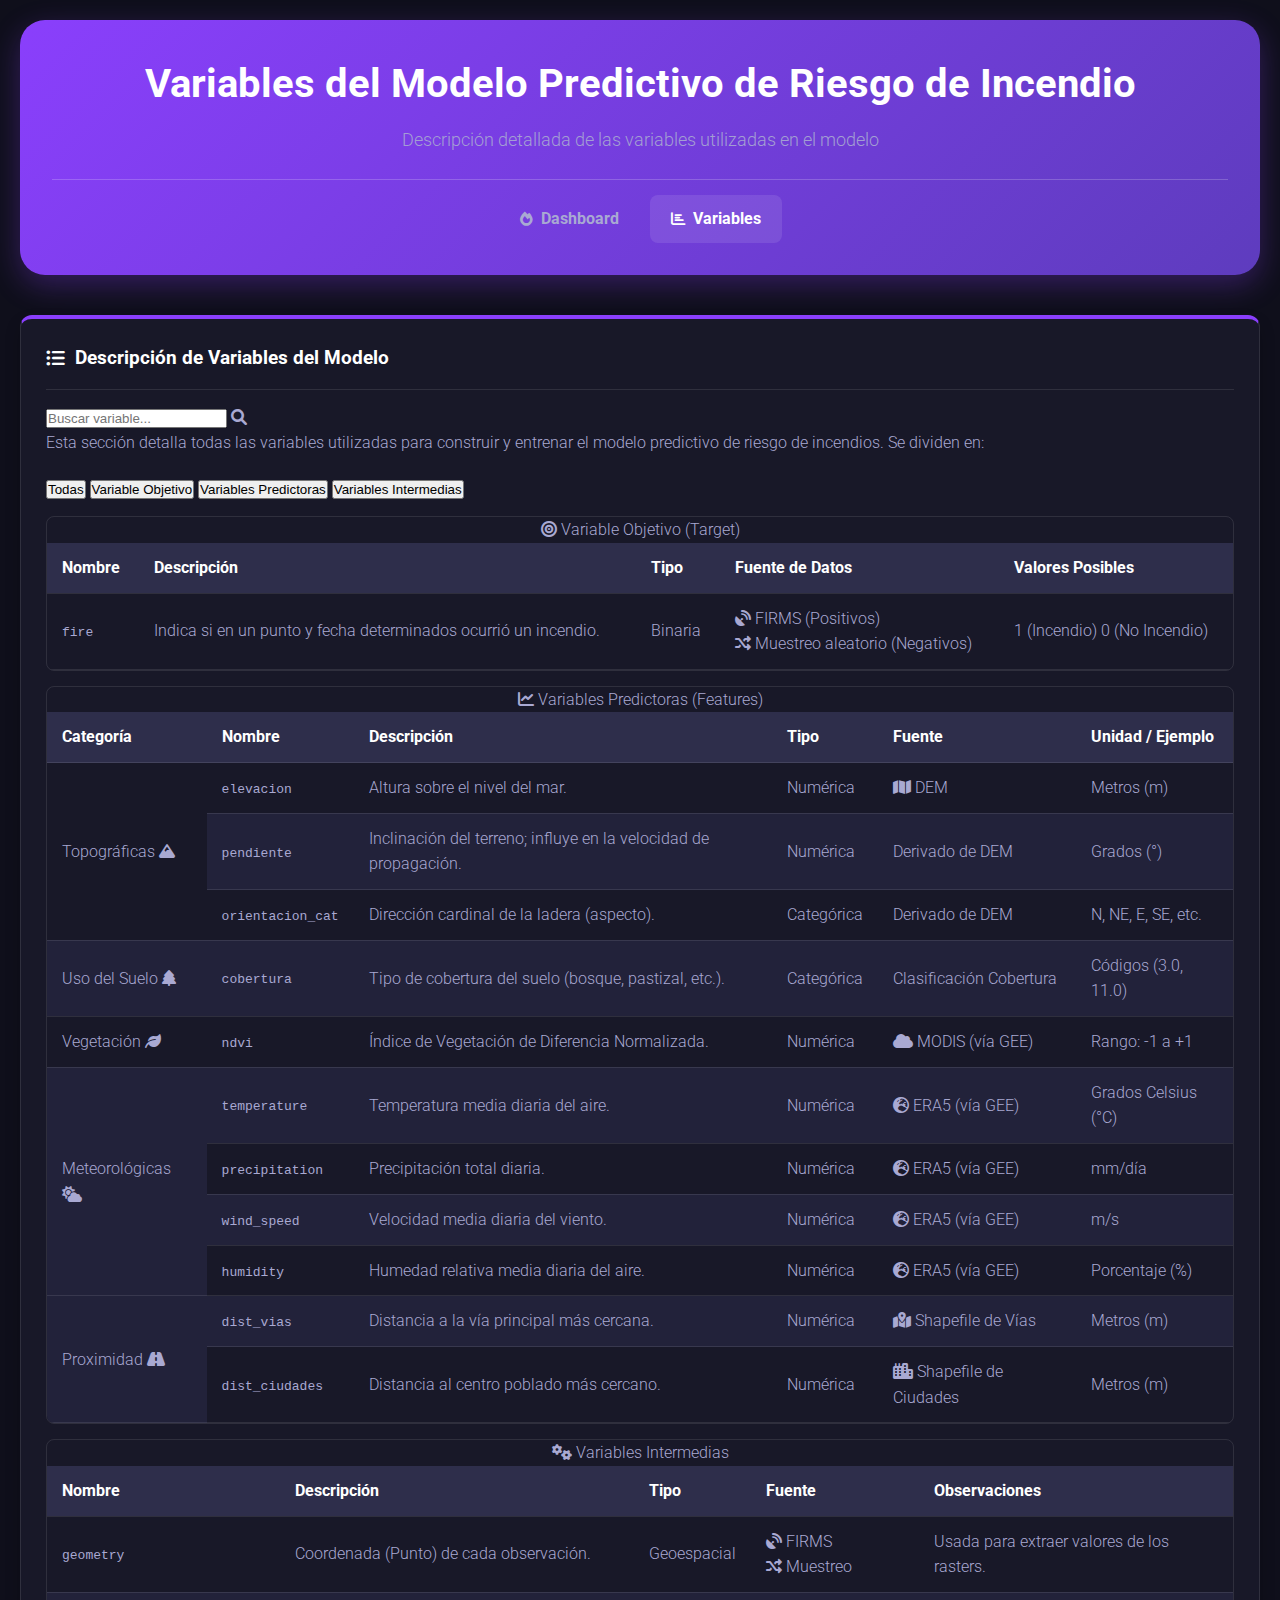
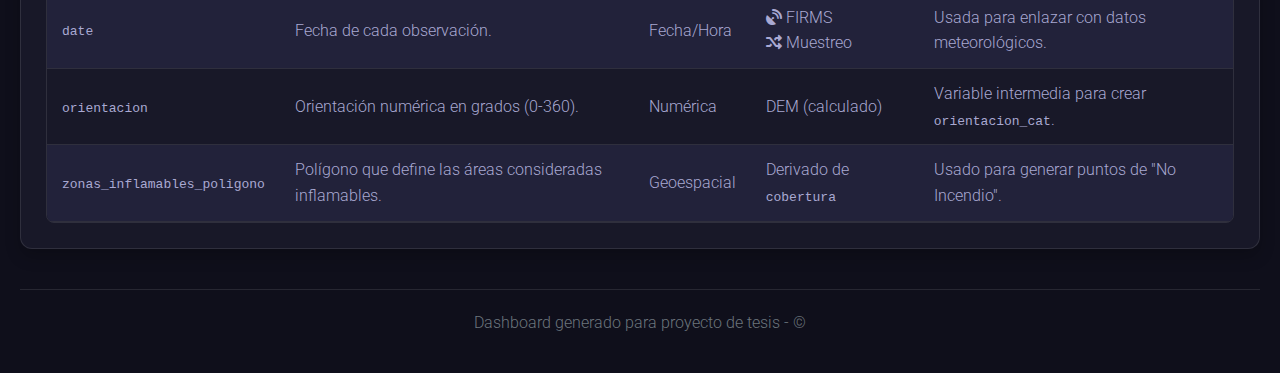
<file: frontend/variables.html>
<!DOCTYPE html>
<html lang="es">
<head>
    <meta charset="UTF-8">
    <meta name="viewport" content="width=device-width, initial-scale=1.0">
    <title>Variables del Modelo - Tesis</title>
    <link rel="stylesheet" href="style/style.css">
    <link rel="preconnect" href="https://fonts.googleapis.com">
    <link rel="preconnect" href="https://fonts.gstatic.com" crossorigin>
    <link href="https://fonts.googleapis.com/css2?family=Roboto:wght@300;400;700&display=swap" rel="stylesheet">
    <link rel="stylesheet" href="https://cdnjs.cloudflare.com/ajax/libs/font-awesome/6.0.0-beta3/css/all.min.css">
</head>
<body>
    <!-- Pantalla de carga -->
    <div id="loading-overlay">
        <div class="loading-spinner">
            <div class="spinner"></div>
            <p>Cargando variables del modelo...</p>
        </div>
    </div>

    <header>
        <h1>Variables del Modelo Predictivo de Riesgo de Incendio</h1>
        <p>Descripción detallada de las variables utilizadas en el modelo</p>
        
        <!-- MENÚ DE NAVEGACIÓN -->
        <nav>
            <ul>
                <li><a href="../index.html"><i class="fas fa-fire"></i> Dashboard</a></li>
                <li><a href="variables.html" class="active"><i class="fas fa-chart-bar"></i> Variables</a></li>
            </ul>
        </nav>
    </header>

    <main class="dashboard">
        <div class="card text-card full-width-card">
            <div class="variable-header">
                <h3><i class="fas fa-list-ul"></i> Descripción de Variables del Modelo</h3>
                <div class="search-box">
                    <input type="text" id="variable-search" placeholder="Buscar variable...">
                    <i class="fas fa-search"></i>
                </div>
            </div>
            
            <p>Esta sección detalla todas las variables utilizadas para construir y entrenar el modelo predictivo de riesgo de incendios. Se dividen en:</p>
            
            <div class="variable-categories">
                <button class="category-btn active" data-category="all">Todas</button>
                <button class="category-btn" data-category="target">Variable Objetivo</button>
                <button class="category-btn" data-category="predictors">Variables Predictoras</button>
                <button class="category-btn" data-category="intermediate">Variables Intermedias</button>
            </div>

            <div class="table-wrapper">
                <table class="report-table" id="target-table">
                    <caption><i class="fas fa-bullseye"></i> Variable Objetivo (Target)</caption>
                    <thead>
                        <tr>
                            <th>Nombre</th>
                            <th>Descripción</th>
                            <th>Tipo</th>
                            <th>Fuente de Datos</th>
                            <th>Valores Posibles</th>
                        </tr>
                    </thead>
                    <tbody>
                        <tr class="variable-row" data-category="target">
                            <td><strong><code>fire</code></strong></td>
                            <td>Indica si en un punto y fecha determinados ocurrió un incendio.</td>
                            <td><span class="badge binary">Binaria</span></td>
                            <td>
                                <div class="source-tag"><i class="fas fa-satellite-dish"></i> FIRMS (Positivos)</div>
                                <div class="source-tag"><i class="fas fa-random"></i> Muestreo aleatorio (Negativos)</div>
                            </td>
                            <td>
                                <span class="value-tag fire">1 (Incendio)</span>
                                <span class="value-tag no-fire">0 (No Incendio)</span>
                            </td>
                        </tr>
                    </tbody>
                </table>
            </div>

            <div class="table-wrapper">
                <table class="report-table" id="predictors-table">
                    <caption><i class="fas fa-chart-line"></i> Variables Predictoras (Features)</caption>
                    <thead>
                        <tr>
                            <th>Categoría</th>
                            <th>Nombre</th>
                            <th>Descripción</th>
                            <th>Tipo</th>
                            <th>Fuente</th>
                            <th>Unidad / Ejemplo</th>
                        </tr>
                    </thead>
                    <tbody>
                        <tr class="variable-row" data-category="predictors" data-subcategory="topographic">
                            <td rowspan="3" class="subcategory-label">Topográficas <i class="fas fa-mountain"></i></td>
                            <td><code>elevacion</code></td>
                            <td>Altura sobre el nivel del mar.</td>
                            <td><span class="badge numeric">Numérica</span></td>
                            <td><div class="source-tag"><i class="fas fa-map"></i> DEM</div></td>
                            <td>Metros (m)</td>
                        </tr>
                        <tr class="variable-row" data-category="predictors" data-subcategory="topographic">
                            <td><code>pendiente</code></td>
                            <td>Inclinación del terreno; influye en la velocidad de propagación.</td>
                            <td><span class="badge numeric">Numérica</span></td>
                            <td><div class="source-tag">Derivado de DEM</div></td>
                            <td>Grados (°)</td>
                        </tr>
                        <tr class="variable-row" data-category="predictors" data-subcategory="topographic">
                            <td><code>orientacion_cat</code></td>
                            <td>Dirección cardinal de la ladera (aspecto).</td>
                            <td><span class="badge categorical">Categórica</span></td>
                            <td><div class="source-tag">Derivado de DEM</div></td>
                            <td>N, NE, E, SE, etc.</td>
                        </tr>
                        <tr class="variable-row" data-category="predictors" data-subcategory="landuse">
                            <td class="subcategory-label">Uso del Suelo <i class="fas fa-tree"></i></td>
                            <td><code>cobertura</code></td>
                            <td>Tipo de cobertura del suelo (bosque, pastizal, etc.).</td>
                            <td><span class="badge categorical">Categórica</span></td>
                            <td><div class="source-tag">Clasificación Cobertura</div></td>
                            <td>Códigos (3.0, 11.0)</td>
                        </tr>
                        <tr class="variable-row" data-category="predictors" data-subcategory="vegetation">
                            <td class="subcategory-label">Vegetación <i class="fas fa-leaf"></i></td>
                            <td><code>ndvi</code></td>
                            <td>Índice de Vegetación de Diferencia Normalizada.</td>
                            <td><span class="badge numeric">Numérica</span></td>
                            <td><div class="source-tag"><i class="fas fa-cloud"></i> MODIS (vía GEE)</div></td>
                            <td>Rango: -1 a +1</td>
                        </tr>
                        <tr class="variable-row" data-category="predictors" data-subcategory="meteorological">
                            <td rowspan="4" class="subcategory-label">Meteorológicas <i class="fas fa-cloud-sun"></i></td>
                            <td><code>temperature</code></td>
                            <td>Temperatura media diaria del aire.</td>
                            <td><span class="badge numeric">Numérica</span></td>
                            <td><div class="source-tag"><i class="fas fa-globe-europe"></i> ERA5 (vía GEE)</div></td>
                            <td>Grados Celsius (°C)</td>
                        </tr>
                        <tr class="variable-row" data-category="predictors" data-subcategory="meteorological">
                            <td><code>precipitation</code></td>
                            <td>Precipitación total diaria.</td>
                            <td><span class="badge numeric">Numérica</span></td>
                            <td><div class="source-tag"><i class="fas fa-globe-europe"></i> ERA5 (vía GEE)</div></td>
                            <td>mm/día</td>
                        </tr>
                        <tr class="variable-row" data-category="predictors" data-subcategory="meteorological">
                            <td><code>wind_speed</code></td>
                            <td>Velocidad media diaria del viento.</td>
                            <td><span class="badge numeric">Numérica</span></td>
                            <td><div class="source-tag"><i class="fas fa-globe-europe"></i> ERA5 (vía GEE)</div></td>
                            <td>m/s</td>
                        </tr>
                        <tr class="variable-row" data-category="predictors" data-subcategory="meteorological">
                            <td><code>humidity</code></td>
                            <td>Humedad relativa media diaria del aire.</td>
                            <td><span class="badge numeric">Numérica</span></td>
                            <td><div class="source-tag"><i class="fas fa-globe-europe"></i> ERA5 (vía GEE)</div></td>
                            <td>Porcentaje (%)</td>
                        </tr>
                        <tr class="variable-row" data-category="predictors" data-subcategory="proximity">
                            <td rowspan="2" class="subcategory-label">Proximidad <i class="fas fa-road"></i></td>
                            <td><code>dist_vias</code></td>
                            <td>Distancia a la vía principal más cercana.</td>
                            <td><span class="badge numeric">Numérica</span></td>
                            <td><div class="source-tag"><i class="fas fa-map-marked-alt"></i> Shapefile de Vías</div></td>
                            <td>Metros (m)</td>
                        </tr>
                        <tr class="variable-row" data-category="predictors" data-subcategory="proximity">
                            <td><code>dist_ciudades</code></td>
                            <td>Distancia al centro poblado más cercano.</td>
                            <td><span class="badge numeric">Numérica</span></td>
                            <td><div class="source-tag"><i class="fas fa-city"></i> Shapefile de Ciudades</div></td>
                            <td>Metros (m)</td>
                        </tr>
                    </tbody>
                </table>
            </div>

            <div class="table-wrapper">
                <table class="report-table" id="intermediate-table">
                    <caption><i class="fas fa-cogs"></i> Variables Intermedias</caption>
                    <thead>
                        <tr>
                            <th>Nombre</th>
                            <th>Descripción</th>
                            <th>Tipo</th>
                            <th>Fuente</th>
                            <th>Observaciones</th>
                        </tr>
                    </thead>
                    <tbody>
                        <tr class="variable-row" data-category="intermediate">
                            <td><code>geometry</code></td>
                            <td>Coordenada (Punto) de cada observación.</td>
                            <td><span class="badge geospatial">Geoespacial</span></td>
                            <td>
                                <div class="source-tag"><i class="fas fa-satellite-dish"></i> FIRMS</div>
                                <div class="source-tag"><i class="fas fa-random"></i> Muestreo</div>
                            </td>
                            <td>Usada para extraer valores de los rasters.</td>
                        </tr>
                        <tr class="variable-row" data-category="intermediate">
                            <td><code>date</code></td>
                            <td>Fecha de cada observación.</td>
                            <td><span class="badge datetime">Fecha/Hora</span></td>
                            <td>
                                <div class="source-tag"><i class="fas fa-satellite-dish"></i> FIRMS</div>
                                <div class="source-tag"><i class="fas fa-random"></i> Muestreo</div>
                            </td>
                            <td>Usada para enlazar con datos meteorológicos.</td>
                        </tr>
                        <tr class="variable-row" data-category="intermediate">
                            <td><code>orientacion</code></td>
                            <td>Orientación numérica en grados (0-360).</td>
                            <td><span class="badge numeric">Numérica</span></td>
                            <td><div class="source-tag">DEM (calculado)</div></td>
                            <td>Variable intermedia para crear <code>orientacion_cat</code>.</td>
                        </tr>
                        <tr class="variable-row" data-category="intermediate">
                            <td><code>zonas_inflamables_poligono</code></td>
                            <td>Polígono que define las áreas consideradas inflamables.</td>
                            <td><span class="badge geospatial">Geoespacial</span></td>
                            <td><div class="source-tag">Derivado de <code>cobertura</code></div></td>
                            <td>Usado para generar puntos de "No Incendio".</td>
                        </tr>
                    </tbody>
                </table>
            </div>

        </div>
    </main>
    
    <footer>
        <p>Dashboard generado para proyecto de tesis - © <span id="current-year"></span></p>
    </footer>

    <script>
        document.addEventListener('DOMContentLoaded', function() {
            // Ocultar pantalla de carga
            setTimeout(() => {
                document.getElementById('loading-overlay').style.display = 'none';
                document.getElementById('current-year').textContent = new Date().getFullYear();
            }, 800);

            // Filtro de búsqueda
            const searchInput = document.getElementById('variable-search');
            searchInput.addEventListener('input', function() {
                const searchTerm = this.value.toLowerCase();
                const rows = document.querySelectorAll('.variable-row');
                
                rows.forEach(row => {
                    const rowText = row.textContent.toLowerCase();
                    if (rowText.includes(searchTerm)) {
                        row.style.display = '';
                    } else {
                        row.style.display = 'none';
                    }
                });
            });

            // Filtro por categoría
            const categoryButtons = document.querySelectorAll('.category-btn');
            categoryButtons.forEach(button => {
                button.addEventListener('click', function() {
                    categoryButtons.forEach(btn => btn.classList.remove('active'));
                    this.classList.add('active');
                    
                    const category = this.dataset.category;
                    const rows = document.querySelectorAll('.variable-row');
                    
                    rows.forEach(row => {
                        if (category === 'all' || row.dataset.category === category) {
                            row.style.display = '';
                        } else {
                            row.style.display = 'none';
                        }
                    });
                });
            });

            // Resaltar filas al pasar el mouse
            const tableRows = document.querySelectorAll('.report-table tbody tr');
            tableRows.forEach(row => {
                row.addEventListener('mouseenter', function() {
                    this.style.backgroundColor = 'rgba(138, 63, 252, 0.1)';
                });
                
                row.addEventListener('mouseleave', function() {
                    this.style.backgroundColor = '';
                });
            });

            // Copiar nombre de variable al hacer clic
            const variableCells = document.querySelectorAll('td code');
            variableCells.forEach(cell => {
                cell.addEventListener('click', function() {
                    const textToCopy = this.textContent;
                    navigator.clipboard.writeText(textToCopy).then(() => {
                        const originalText = this.textContent;
                        this.textContent = '¡Copiado!';
                        setTimeout(() => {
                            this.textContent = originalText;
                        }, 2000);
                    });
                });
                
                // Indicar que es clickeable
                cell.style.cursor = 'pointer';
                cell.title = 'Haz clic para copiar';
            });
        });
    </script>
</body>
</html>
</file>
<file: frontend/style/style.css>
:root {
   --bg-color: #0f0f1b;
   --card-bg-color: rgba(28, 28, 46, 0.7);
   --text-color: #a9a9d2;
   --header-color: #ffffff;
   --accent-color: #8a3ffc;
   --border-color: rgba(255, 255, 255, 0.1);
   --table-header-bg: #2e2e4b;
   --table-row-even-bg: #22223a;
   --green-accent: #42be65;
   --red-accent: #fa4d56;
   --blue-accent: #4589ff;
}

/* Estilos base */
* {
   box-sizing: border-box;
   margin: 0;
   padding: 0;
}

body {
   font-family: 'Roboto', -apple-system, BlinkMacSystemFont, 'Segoe UI', Helvetica, Arial, sans-serif;
   background-color: var(--bg-color);
   color: var(--text-color);
   padding: 20px;
   font-weight: 300;
   line-height: 1.6;
}

/* Encabezado */
header {
   text-align: center;
   margin-bottom: 40px;
   padding: 2rem;
   border-radius: 25px;
   background: linear-gradient(135deg, var(--accent-color) 0%, #5e3cbe 100%);
   box-shadow: 0 10px 30px rgba(138, 63, 252, 0.3);
}

header h1 {
   color: var(--header-color);
   margin: 0 0 10px 0;
   font-size: 2.5em;
   font-weight: 700;
}

header p {
   font-size: 1.1em;
   opacity: 0.9;
   max-width: 800px;
   margin: 0 auto 20px auto;
}

/* Navegación */
header nav {
   margin-top: 25px;
   border-top: 1px solid rgba(255, 255, 255, 0.2);
   padding-top: 15px;
}

header nav ul {
   list-style: none;
   padding: 0;
   margin: 0;
   display: flex;
   justify-content: center;
   gap: 10px;
   flex-wrap: wrap;
}

header nav a {
   text-decoration: none;
   color: var(--text-color);
   font-weight: 700;
   padding: 10px 20px;
   border-radius: 8px;
   transition: all 0.3s ease;
   border: 1px solid transparent;
   display: flex;
   align-items: center;
   gap: 8px;
}

header nav a:hover,
header nav a.active {
   background-color: rgba(255, 255, 255, 0.1);
   color: var(--header-color);
}

header nav i {
   font-size: 0.9em;
}

/* Sección de introducción */
.intro-section {
   margin-bottom: 30px;
   padding: 20px;
   background: rgba(28, 28, 46, 0.5);
   border-radius: 12px;
   border-left: 4px solid var(--accent-color);
}

.key-metrics {
   display: grid;
   grid-template-columns: repeat(auto-fit, minmax(150px, 1fr));
   gap: 15px;
   margin-bottom: 20px;
}

.metric-card {
   background: rgba(46, 46, 75, 0.7);
   padding: 20px;
   border-radius: 12px;
   text-align: center;
   transition: all 0.3s ease;
   border: 1px solid var(--border-color);
}

.metric-card:hover {
   transform: translateY(-5px);
   background: rgba(46, 46, 75, 0.9);
   box-shadow: 0 10px 20px rgba(0, 0, 0, 0.2);
}

.metric-card i {
   font-size: 2rem;
   color: var(--accent-color);
   margin-bottom: 10px;
}

.metric-card p {
   font-size: 2.5rem;
   margin: 5px 0;
   color: var(--header-color);
   font-weight: 700;
}

.metric-card small {
   color: var(--text-color);
   opacity: 0.8;
   font-size: 0.9rem;
   display: block;
}

.summary-metrics {
   text-align: center;
   padding: 15px;
   background: rgba(46, 46, 75, 0.3);
   border-radius: 8px;
}

.summary-metrics p {
   margin: 8px 0;
   font-size: 1.1em;
}

.summary-metrics span {
   font-weight: 700;
   color: var(--green-accent);
}

/* Dashboard grid */
.dashboard {
   display: grid;
   grid-template-columns: repeat(auto-fit, minmax(min(100%, 500px), 1fr));
   gap: 25px;
   max-width: 1800px;
   margin: 0 auto;
}

/* Tarjetas */
.card {
   background: var(--card-bg-color);
   border: 1px solid var(--border-color);
   border-radius: 12px;
   padding: 25px;
   box-shadow: 0 8px 16px rgba(0, 0, 0, 0.2);
   display: flex;
   flex-direction: column;
   border-top: 4px solid var(--accent-color);
   transition: all 0.3s ease;
}

.card:hover {
   transform: translateY(-5px);
   box-shadow: 0 12px 24px rgba(0, 0, 0, 0.3);
}

.card h3 {
   margin: 0 0 15px 0;
   color: var(--header-color);
   border-bottom: 1px solid var(--border-color);
   padding-bottom: 15px;
   font-weight: 700;
   display: flex;
   align-items: center;
   gap: 10px;
}

.card p {
   margin: 0 0 20px 0;
}

.full-width-card, .text-card {
   grid-column: 1 / -1;
}

/* Contenedores de imágenes y galería */
.image-container{
   padding: 10px;
   border: 1px solid var(--border-color);
   border-radius: 8px;
   background-color: #1c1c2e;
   display: flex;
   align-items: center;
   justify-content: center;
   overflow: hidden;
   min-height: 300px;
}

.image-container img{
   max-width: 100%;
   height: auto;
   display: block;
}

.zoomable {
   cursor: zoom-in;
}
.gallery-viewer {
    /* Define un ancho máximo para que el visor no sea excesivamente grande.
       ¡Puedes ajustar este valor a tu gusto! (ej. 700px, 900px) */
    max-width: 500px;
    
    /* Centra el visor horizontalmente dentro de la tarjeta de ancho completo */
    margin-left: auto;
    margin-right: auto;
    
    /* Añade un poco de espacio vertical para que no esté pegado al texto */
    margin-top: 1rem;
    margin-bottom: 1rem;
    
    /* Mantenemos los estilos que ya tenías */
    border: 1px solid var(--border-color);
    border-radius: 8px;
    display: flex;
    align-items: center;
    justify-content: center;
    overflow: hidden;
    min-height: 300px; /* Esto evita que sea demasiado pequeño mientras carga */
    background-color: #1c1c2e;
}

.gallery-viewer img {
    /* Asegura que la imagen completa sea visible sin ser cortada o deformada.
       'contain' es mejor que 'cover' para gráficos. */
    object-fit: contain;
    
    /* El ancho debe ser el 100% de su contenedor padre (.gallery-viewer), que ahora tiene un max-width */
    width: 100%;

    /* La altura se ajusta automáticamente para mantener la proporción de la imagen */
    height: auto;
    
    /* Opcional: Limita la altura máxima si los gráficos son muy altos */
    max-height: 550px;
    
    display: block;
}
.gallery-controls {
   display: flex;
   justify-content: center;
   flex-wrap: wrap;
   gap: 10px;
   margin-top: 15px;
}

.boxplot-btn {
   background-color: rgba(138, 63, 252, 0.1);
   color: var(--text-color);
   border: 1px solid rgba(138, 63, 252, 0.3);
   padding: 12px 20px;
   border-radius: 8px;
   cursor: pointer;
   font-weight: 700;
   transition: all 0.3s ease;
}

.boxplot-btn:hover, .boxplot-btn.active {
   background-color: var(--accent-color);
   color: var(--header-color);
}

/* Tablas */
.table-wrapper {
   overflow-x: auto;
   margin-top: 15px;
   border-radius: 8px;
   border: 1px solid var(--border-color);
}

.report-table {
   width: 100%;
   border-collapse: collapse;
}

.report-table th, .report-table td {
   padding: 12px 15px;
   text-align: left;
   border-bottom: 1px solid var(--border-color);
}

.report-table th {
   background-color: var(--table-header-bg);
   color: var(--header-color);
}

.report-table tr:nth-child(even) {
   background-color: var(--table-row-even-bg);
}

.report-table tr:hover {
   background-color: rgba(138, 63, 252, 0.1);
}

/* Footer */
footer {
   text-align: center;
   margin-top: 40px;
   padding: 20px;
   color: #6c757d;
   border-top: 1px solid var(--border-color);
}
/* ============================================================= */
/* ===        ESTILOS PARA EL LIGHTBOX (VISOR DE IMAGEN)     === */
/* ============================================================= */

#lightbox-overlay {
    position: fixed;
    top: 0;
    left: 0;
    width: 100%;
    height: 100%;
    background-color: rgba(0, 0, 0, 0.85);
    display: flex;
    justify-content: center;
    align-items: center;
    visibility: hidden;
    opacity: 0;
    z-index: 1000;
    transition: opacity 0.3s ease, visibility 0.3s ease;
}

#lightbox-overlay.show {
    visibility: visible;
    opacity: 1;
}

#lightbox-image {
    max-width: 90%;
    max-height: 90%;
    cursor: grab;
    transition: transform 0.2s ease;
}

.lightbox-close {
    position: absolute;
    top: 20px;
    right: 30px;
    font-size: 2rem;
    color: white;
    cursor: pointer;
    z-index: 1001;
}

#zoom-controls {
    position: absolute;
    bottom: 20px;
    right: 30px;
    display: flex;
    flex-direction: column;
    gap: 10px;
    z-index: 1001;
}

#zoom-controls button {
    background-color: rgba(255, 255, 255, 0.8);
    border: none;
    padding: 10px;
    font-size: 1.2rem;
    border-radius: 4px;
    cursor: pointer;
}

/* Overlays y Modales */
#error-overlay, #lightbox-overlay, #loading-overlay {
   position: fixed;
   top: 0;
   left: 0;
   width: 100%;
   height: 100%;
   z-index: 1000;
   display: none;
   justify-content: center;
   align-items: center;
   background-color: rgba(0, 0, 0, 0.8);
}

/* =========== DISEÑO RESPONSIVE =========== */

/* Tablets y Escritorios pequeños (Hasta 1024px) */
@media (max-width: 1024px) {
    .dashboard {
        /* Ajuste para tablets, permite columnas un poco más estrechas */
        grid-template-columns: repeat(auto-fit, minmax(min(100%, 350px), 1fr));
    }
    
    header {
        padding: 1.5rem;
    }
    
    .card {
        padding: 20px;
    }
    
    .metric-card p {
        font-size: 2rem;
    }
}

/* Móviles (Hasta 768px) */
@media (max-width: 768px) {
    body {
        padding: 10px; /* Menos padding en pantallas pequeñas */
    }
    
    header {
        padding: 1.5rem 1rem;
        margin: -10px -10px 30px -10px; /* Ajusta el margen negativo al nuevo padding */
        border-radius: 0 0 15px 15px;
    }
    
    header h1 {
        font-size: 1.8rem;
    }
    
    header p {
        font-size: 1rem;
    }
    
    .dashboard {
        /* En móvil, la regla del grid ya fuerza una sola columna, no es necesario cambiarla */
        gap: 20px;
    }
    
    .card {
        padding: 15px;
        /* Se desactiva la animación de entrada en móviles para mejor rendimiento */
        animation: none; 
        opacity: 1;
        transform: none;
    }
    
    /* Menú de navegación se apila verticalmente */
    header nav ul {
        flex-direction: column;
        gap: 5px;
    }
    
    header nav a {
        justify-content: center;
    }
    
    /* Controles de galería se apilan */
    .gallery-controls {
        flex-direction: column;
        align-items: stretch; /* Ocupan todo el ancho disponible */
    }
    
    .boxplot-btn {
        justify-content: center;
    }
}

/* Pantallas muy pequeñas (Hasta 480px) */
@media (max-width: 480px) {
    header h1 {
        font-size: 1.6rem;
    }
    
    .card h3 {
        font-size: 1.1rem;
    }

    /* Ajuste de padding para las tarjetas en pantallas muy pequeñas */
    .card {
        padding: 15px;
    }
}
</file>
